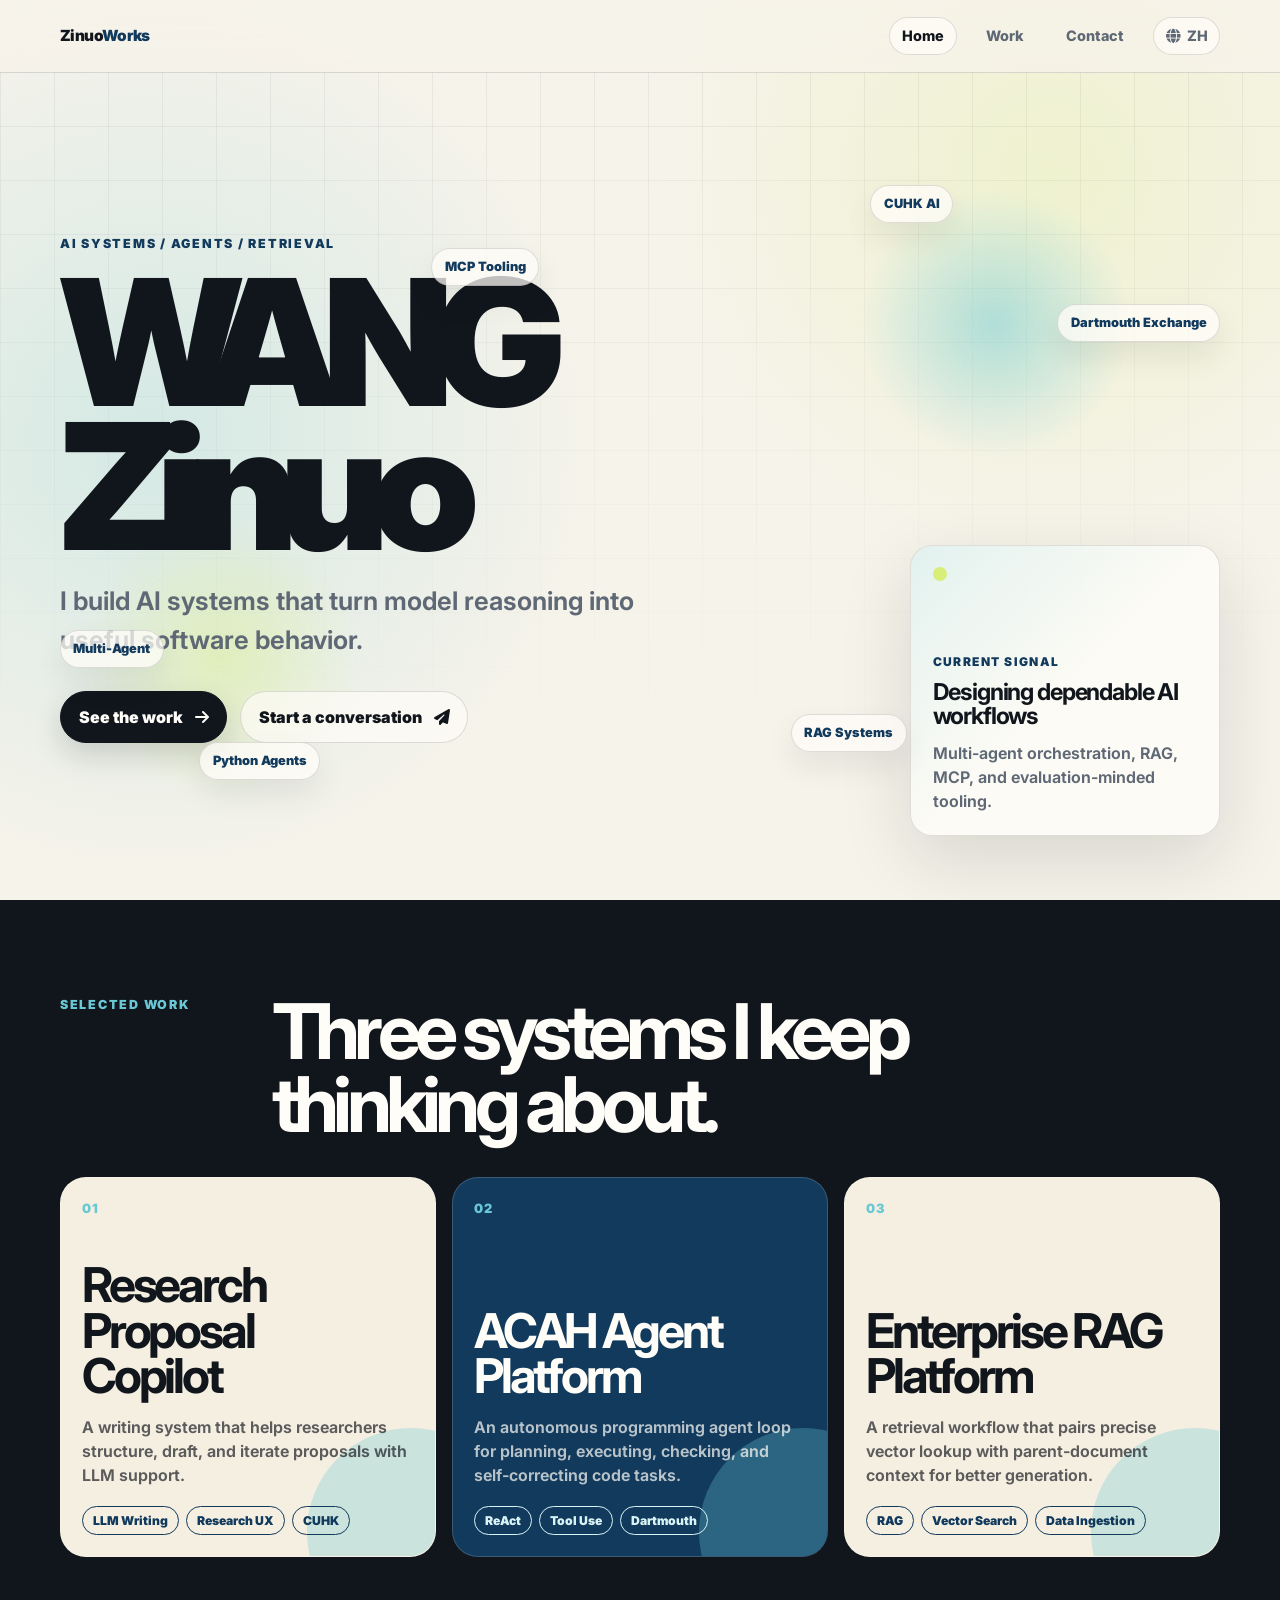
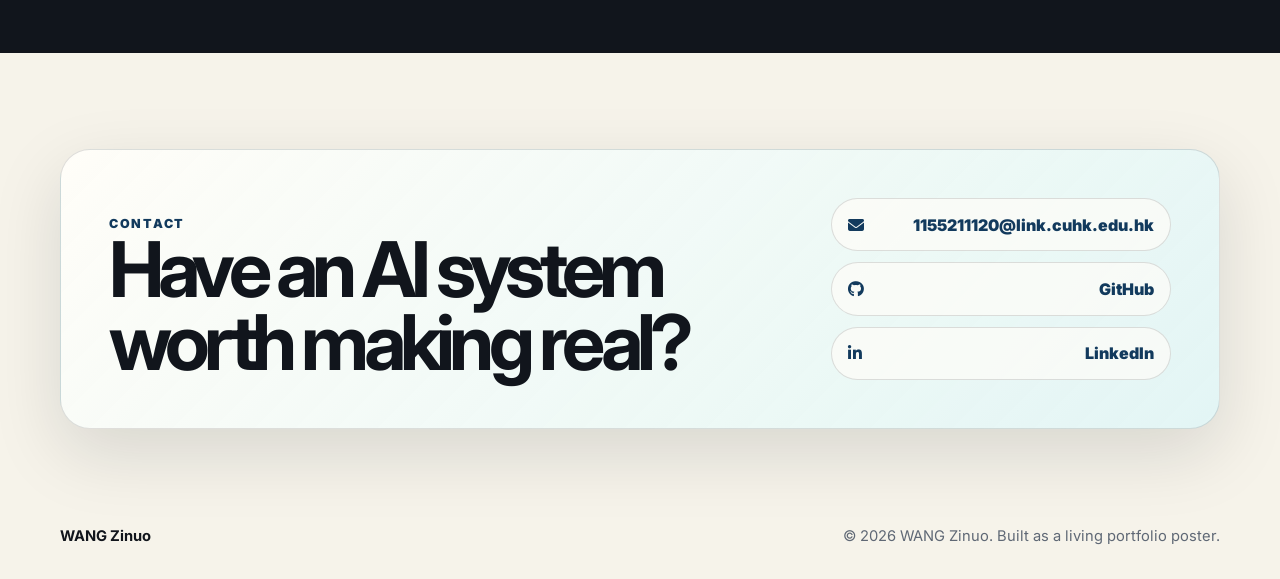
<file: index.html>
<!DOCTYPE html>
<html lang="en">

<head>
  <meta charset="UTF-8">
  <meta name="viewport" content="width=device-width, initial-scale=1.0">
  <title>WANG Zinuo | AI Systems Engineer & Researcher</title>
  <meta name="description"
    content="WANG Zinuo is an AI Systems Engineer and Researcher building multi-agent systems, RAG workflows, and tool interfaces for reliable AI software.">
  <meta name="keywords"
    content="WANG Zinuo, 王子诺, AI Systems Engineer, AI Researcher, CUHK, Dartmouth, Multi-Agent Systems, RAG, MCP">
  <meta name="author" content="WANG Zinuo">
  <meta property="og:title" content="WANG Zinuo | AI Systems Engineer & Researcher">
  <meta property="og:description"
    content="A dynamic portfolio poster for AI systems, multi-agent workflows, RAG, and tool interface research.">
  <meta property="og:type" content="website">
  <meta property="og:url" content="https://zinu0wang.github.io/">

  <script type="application/ld+json">
  {
    "@context": "https://schema.org",
    "@type": "Person",
    "name": "WANG Zinuo",
    "alternateName": "王子诺",
    "jobTitle": "AI Systems Engineer & Researcher",
    "alumniOf": [
      {
        "@type": "CollegeOrUniversity",
        "name": "The Chinese University of Hong Kong",
        "sameAs": "https://www.cuhk.edu.hk"
      },
      {
        "@type": "CollegeOrUniversity",
        "name": "Dartmouth College",
        "sameAs": "https://home.dartmouth.edu"
      }
    ],
    "url": "https://zinu0wang.github.io/",
    "sameAs": [
      "https://github.com/Zinu0WANG",
      "https://www.linkedin.com/in/zinuo-wang-96843b318"
    ]
  }
  </script>

  <link rel="preconnect" href="https://fonts.googleapis.com">
  <link rel="preconnect" href="https://fonts.gstatic.com" crossorigin>
  <link
    href="https://fonts.googleapis.com/css2?family=Inter:wght@400;500;600;700;800;900&family=Noto+Serif+SC:wght@600;700&display=swap"
    rel="stylesheet">
  <link rel="stylesheet" href="style.css">
  <link rel="stylesheet" href="https://cdnjs.cloudflare.com/ajax/libs/font-awesome/6.4.0/css/all.min.css">
</head>

<body>
  <header id="header" class="site-header">
    <div class="container nav-container">
      <a href="#hero" class="logo" aria-label="WANG Zinuo home">Zinuo<span>Works</span></a>

      <button class="mobile-toggle" id="mobile-toggle" aria-label="Toggle navigation" aria-expanded="false">
        <i class="fa-solid fa-bars"></i>
      </button>

      <nav class="site-nav" aria-label="Primary navigation">
        <ul class="nav-links" id="nav-links">
          <li><a href="#hero" class="active" data-i18n="nav.home">Home</a></li>
          <li><a href="#projects" data-i18n="nav.projects">Work</a></li>
          <li><a href="#contact" data-i18n="nav.contact">Contact</a></li>
          <li>
            <button id="lang-toggle" class="lang-btn" type="button" aria-label="Switch language">
              <i class="fa-solid fa-globe"></i>
              <span id="lang-text">ZH</span>
            </button>
          </li>
        </ul>
      </nav>
    </div>
  </header>

  <main>
    <section id="hero" class="hero poster-section">
      <div class="poster-grid" aria-hidden="true"></div>
      <div class="orb orb-one" aria-hidden="true"></div>
      <div class="orb orb-two" aria-hidden="true"></div>

      <div class="container hero-layout">
        <div class="hero-copy">
          <p class="eyebrow reveal" data-i18n="hero.eyebrow">AI Systems / Agents / Retrieval</p>
          <h1 class="poster-title reveal" data-i18n="hero.title">WANG Zinuo</h1>
          <p class="hero-lede reveal" data-i18n="hero.lede">
            I build AI systems that turn model reasoning into useful software behavior.
          </p>

          <div class="hero-actions reveal" aria-label="Primary actions">
            <a class="btn btn-primary" href="#projects">
              <span data-i18n="hero.primary">See the work</span>
              <i class="fa-solid fa-arrow-right"></i>
            </a>
            <a class="btn btn-secondary" href="mailto:1155211120@link.cuhk.edu.hk">
              <span data-i18n="hero.secondary">Start a conversation</span>
              <i class="fa-solid fa-paper-plane"></i>
            </a>
          </div>
        </div>

        <aside class="signal-board reveal" aria-label="Profile signals">
          <div class="signal-pulse" aria-hidden="true"></div>
          <p data-i18n="hero.board_label">Current signal</p>
          <strong data-i18n="hero.board_title">Designing dependable AI workflows</strong>
          <span data-i18n="hero.board_text">Multi-agent orchestration, RAG, MCP, and evaluation-minded tooling.</span>
        </aside>

        <div class="tag-cloud" aria-label="Profile highlights">
          <span class="float-tag tag-one" data-i18n="tag.cuhk">CUHK AI</span>
          <span class="float-tag tag-two" data-i18n="tag.dartmouth">Dartmouth Exchange</span>
          <span class="float-tag tag-three" data-i18n="tag.agent">Multi-Agent</span>
          <span class="float-tag tag-four" data-i18n="tag.rag">RAG Systems</span>
          <span class="float-tag tag-five" data-i18n="tag.mcp">MCP Tooling</span>
          <span class="float-tag tag-six" data-i18n="tag.python">Python Agents</span>
        </div>
      </div>
    </section>

    <section id="projects" class="section projects-section">
      <div class="container">
        <div class="section-header reveal">
          <p class="eyebrow" data-i18n="projects.eyebrow">Selected work</p>
          <h2 data-i18n="projects.title">Three systems I keep thinking about.</h2>
        </div>

        <div class="poster-cards">
          <article class="project-card reveal">
            <span class="project-index">01</span>
            <h3 data-i18n="project.one.title">Research Proposal Copilot</h3>
            <p data-i18n="project.one.desc">A writing system that helps researchers structure, draft, and iterate proposals with LLM support.</p>
            <div class="tags">
              <span data-i18n="project.one.tag1">LLM Writing</span>
              <span data-i18n="project.one.tag2">Research UX</span>
              <span data-i18n="project.one.tag3">CUHK</span>
            </div>
          </article>

          <article class="project-card project-card-dark reveal">
            <span class="project-index">02</span>
            <h3 data-i18n="project.two.title">ACAH Agent Platform</h3>
            <p data-i18n="project.two.desc">An autonomous programming agent loop for planning, executing, checking, and self-correcting code tasks.</p>
            <div class="tags">
              <span data-i18n="project.two.tag1">ReAct</span>
              <span data-i18n="project.two.tag2">Tool Use</span>
              <span data-i18n="project.two.tag3">Dartmouth</span>
            </div>
          </article>

          <article class="project-card reveal">
            <span class="project-index">03</span>
            <h3 data-i18n="project.three.title">Enterprise RAG Platform</h3>
            <p data-i18n="project.three.desc">A retrieval workflow that pairs precise vector lookup with parent-document context for better generation.</p>
            <div class="tags">
              <span data-i18n="project.three.tag1">RAG</span>
              <span data-i18n="project.three.tag2">Vector Search</span>
              <span data-i18n="project.three.tag3">Data Ingestion</span>
            </div>
          </article>
        </div>
      </div>
    </section>

    <section id="contact" class="section contact-section">
      <div class="container contact-poster reveal">
        <div>
          <p class="eyebrow" data-i18n="contact.eyebrow">Contact</p>
          <h2 data-i18n="contact.title">Have an AI system worth making real?</h2>
        </div>
        <div class="contact-actions">
          <a href="mailto:1155211120@link.cuhk.edu.hk">
            <i class="fa-solid fa-envelope"></i>
            <span>1155211120@link.cuhk.edu.hk</span>
          </a>
          <a href="https://github.com/Zinu0WANG" target="_blank" rel="noopener noreferrer">
            <i class="fa-brands fa-github"></i>
            <span>GitHub</span>
          </a>
          <a href="https://www.linkedin.com/in/zinuo-wang-96843b318" target="_blank" rel="noopener noreferrer">
            <i class="fa-brands fa-linkedin-in"></i>
            <span>LinkedIn</span>
          </a>
        </div>
      </div>
    </section>
  </main>

  <footer>
    <div class="container footer-inner">
      <strong>WANG Zinuo</strong>
      <p data-i18n="footer.copy">© 2026 WANG Zinuo. Built as a living portfolio poster.</p>
    </div>
  </footer>

  <script src="translations.js"></script>
  <script src="app.js"></script>
</body>

</html>
</file>
<file: style.css>
:root {
  --bg: #f6f3ea;
  --paper: #fffdf8;
  --ink: #11151c;
  --muted: #5f6875;
  --soft: #e7dfcf;
  --line: rgba(17, 21, 28, 0.13);
  --blue: #123a5d;
  --cyan: #69c8d4;
  --cyan-soft: #d8f3f4;
  --lime: #d8ee79;
  --shadow: 0 24px 70px rgba(17, 21, 28, 0.13);
  --font-body: "Inter", Arial, sans-serif;
  --font-cn: "Noto Serif SC", serif;
  --header-height: 72px;
}

* {
  box-sizing: border-box;
  margin: 0;
  padding: 0;
}

html {
  scroll-behavior: smooth;
  font-size: 16px;
}

body {
  min-height: 100vh;
  background:
    radial-gradient(circle at 12% 20%, rgba(105, 200, 212, 0.24), transparent 28rem),
    radial-gradient(circle at 82% 8%, rgba(216, 238, 121, 0.24), transparent 24rem),
    var(--bg);
  color: var(--ink);
  font-family: var(--font-body);
  line-height: 1.5;
  overflow-x: hidden;
}

html[lang="zh"] body {
  font-family: var(--font-body), var(--font-cn), sans-serif;
}

a {
  color: inherit;
  text-decoration: none;
}

button {
  font: inherit;
}

::selection {
  background: var(--cyan-soft);
  color: var(--blue);
}

.container {
  width: min(1160px, calc(100% - 40px));
  margin: 0 auto;
}

.site-header {
  position: fixed;
  inset: 0 0 auto 0;
  z-index: 50;
  background: rgba(246, 243, 234, 0.78);
  border-bottom: 1px solid var(--line);
  backdrop-filter: blur(18px);
}

.nav-container {
  min-height: var(--header-height);
  display: flex;
  align-items: center;
  justify-content: space-between;
  gap: 2rem;
}

.logo {
  font-size: 0.96rem;
  font-weight: 900;
  letter-spacing: -0.04em;
}

.logo span {
  color: var(--blue);
}

.nav-links {
  display: flex;
  align-items: center;
  gap: 1rem;
  list-style: none;
}

.nav-links a,
.lang-btn {
  min-height: 38px;
  display: inline-flex;
  align-items: center;
  border: 1px solid transparent;
  border-radius: 999px;
  color: var(--muted);
  font-size: 0.9rem;
  font-weight: 800;
  transition: color 0.2s ease, background 0.2s ease, border-color 0.2s ease, transform 0.2s ease;
}

.nav-links a {
  padding: 0.35rem 0.75rem;
}

.nav-links a:hover,
.nav-links a.active,
.lang-btn:hover {
  background: rgba(255, 253, 248, 0.7);
  border-color: var(--line);
  color: var(--ink);
}

.lang-btn,
.mobile-toggle {
  background: rgba(255, 253, 248, 0.68);
  border: 1px solid var(--line);
  cursor: pointer;
}

.lang-btn {
  gap: 0.45rem;
  padding: 0.35rem 0.7rem;
}

.mobile-toggle {
  display: none;
  width: 42px;
  height: 42px;
  border-radius: 999px;
  color: var(--ink);
}

.poster-section {
  position: relative;
  min-height: 100svh;
  padding: calc(var(--header-height) + 4rem) 0 4rem;
  overflow: hidden;
}

.poster-grid {
  position: absolute;
  inset: var(--header-height) 0 0;
  pointer-events: none;
  background-image:
    linear-gradient(rgba(17, 21, 28, 0.055) 1px, transparent 1px),
    linear-gradient(90deg, rgba(17, 21, 28, 0.055) 1px, transparent 1px);
  background-size: 54px 54px;
  mask-image: linear-gradient(to bottom, black, transparent 84%);
  animation: gridDrift 18s linear infinite;
}

.orb {
  position: absolute;
  width: 18rem;
  height: 18rem;
  border-radius: 50%;
  pointer-events: none;
  filter: blur(2px);
  opacity: 0.78;
}

.orb-one {
  top: 20%;
  right: 11%;
  background: radial-gradient(circle, rgba(105, 200, 212, 0.62), transparent 66%);
  animation: floatSlow 9s ease-in-out infinite;
}

.orb-two {
  left: 6%;
  bottom: 11%;
  background: radial-gradient(circle, rgba(216, 238, 121, 0.5), transparent 68%);
  animation: floatSlow 11s ease-in-out infinite reverse;
}

.hero-layout {
  position: relative;
  display: grid;
  grid-template-columns: minmax(0, 1fr) 310px;
  gap: 3rem;
  align-items: center;
  min-height: calc(100svh - var(--header-height) - 8rem);
}

.hero-copy {
  max-width: 880px;
}

.eyebrow {
  display: inline-flex;
  color: var(--blue);
  font-size: 0.78rem;
  font-weight: 900;
  letter-spacing: 0.14em;
  text-transform: uppercase;
}

.poster-title {
  margin-top: 1rem;
  max-width: 9ch;
  font-size: clamp(4.6rem, 15vw, 11rem);
  font-weight: 900;
  line-height: 0.82;
  letter-spacing: -0.1em;
}

.hero-lede {
  max-width: 620px;
  margin-top: 1.5rem;
  color: var(--muted);
  font-size: clamp(1.15rem, 2.1vw, 1.6rem);
  font-weight: 650;
}

.hero-actions {
  display: flex;
  flex-wrap: wrap;
  gap: 0.8rem;
  margin-top: 2rem;
}

.btn {
  min-height: 50px;
  display: inline-flex;
  align-items: center;
  justify-content: center;
  gap: 0.75rem;
  border: 1px solid var(--line);
  border-radius: 999px;
  padding: 0.8rem 1.1rem;
  font-weight: 900;
  transition: transform 0.22s ease, box-shadow 0.22s ease, background 0.22s ease;
}

.btn i {
  transition: transform 0.22s ease;
}

.btn:hover {
  transform: translateY(-2px);
}

.btn:hover i {
  transform: translateX(4px);
}

.btn-primary {
  background: var(--ink);
  border-color: var(--ink);
  color: var(--paper);
  box-shadow: 0 12px 30px rgba(17, 21, 28, 0.16);
}

.btn-secondary {
  background: rgba(255, 253, 248, 0.68);
  color: var(--ink);
}

.signal-board {
  position: relative;
  align-self: end;
  background: rgba(255, 253, 248, 0.78);
  border: 1px solid var(--line);
  border-radius: 22px;
  box-shadow: var(--shadow);
  padding: 1.35rem;
  overflow: hidden;
}

.signal-board::before {
  content: "";
  position: absolute;
  inset: 0;
  background: linear-gradient(135deg, rgba(105, 200, 212, 0.18), transparent 52%);
  pointer-events: none;
}

.signal-pulse {
  position: relative;
  width: 14px;
  height: 14px;
  margin-bottom: 4.5rem;
  border-radius: 50%;
  background: var(--lime);
  box-shadow: 0 0 0 0 rgba(216, 238, 121, 0.65);
  animation: pulseRing 2.4s ease-out infinite;
}

.signal-board p,
.signal-board strong,
.signal-board span {
  position: relative;
  display: block;
}

.signal-board p {
  color: var(--blue);
  font-size: 0.75rem;
  font-weight: 900;
  letter-spacing: 0.12em;
  text-transform: uppercase;
}

.signal-board strong {
  margin-top: 0.55rem;
  font-size: 1.45rem;
  line-height: 1.05;
  letter-spacing: -0.05em;
}

.signal-board span {
  margin-top: 0.8rem;
  color: var(--muted);
  font-weight: 650;
}

.tag-cloud {
  position: absolute;
  inset: 0;
  pointer-events: none;
}

.float-tag {
  position: absolute;
  display: inline-flex;
  align-items: center;
  min-height: 38px;
  border: 1px solid var(--line);
  border-radius: 999px;
  background: rgba(255, 253, 248, 0.74);
  box-shadow: 0 14px 30px rgba(17, 21, 28, 0.08);
  color: var(--blue);
  padding: 0.4rem 0.78rem;
  font-size: 0.8rem;
  font-weight: 900;
  animation: tagFloat 7s ease-in-out infinite;
}

.tag-one { top: 7%; right: 23%; animation-delay: -1s; }
.tag-two { top: 24%; right: 0; animation-delay: -3s; }
.tag-three { left: 0; bottom: 24%; animation-delay: -2s; }
.tag-four { right: 27%; bottom: 12%; animation-delay: -4s; }
.tag-five { left: 32%; top: 16%; animation-delay: -5s; }
.tag-six { left: 12%; bottom: 8%; animation-delay: -2.8s; }

.section {
  padding: 6rem 0;
}

.projects-section {
  position: relative;
  background: var(--ink);
  color: var(--paper);
}

.section-header {
  display: grid;
  grid-template-columns: 180px 1fr;
  gap: 2rem;
  align-items: start;
  margin-bottom: 2.2rem;
}

.section-header .eyebrow {
  color: var(--cyan);
}

.section-header h2,
.contact-poster h2 {
  max-width: 780px;
  font-size: clamp(2.2rem, 6vw, 5rem);
  line-height: 0.95;
  letter-spacing: -0.075em;
}

.poster-cards {
  display: grid;
  grid-template-columns: repeat(3, minmax(0, 1fr));
  gap: 1rem;
}

.project-card {
  position: relative;
  min-height: 380px;
  display: flex;
  flex-direction: column;
  border: 1px solid rgba(255, 253, 248, 0.16);
  border-radius: 26px;
  background: #f5efe1;
  color: var(--ink);
  padding: 1.3rem;
  overflow: hidden;
  transition: transform 0.24s ease, box-shadow 0.24s ease;
}

.project-card::after {
  content: "";
  position: absolute;
  right: -5rem;
  bottom: -5rem;
  width: 13rem;
  height: 13rem;
  border-radius: 50%;
  background: rgba(105, 200, 212, 0.3);
  transition: transform 0.24s ease;
}

.project-card:hover {
  transform: translateY(-8px);
  box-shadow: 0 28px 70px rgba(0, 0, 0, 0.25);
}

.project-card:hover::after {
  transform: scale(1.25);
}

.project-card-dark {
  background: var(--blue);
  color: var(--paper);
}

.project-index {
  position: relative;
  z-index: 1;
  color: var(--cyan);
  font-size: 0.8rem;
  font-weight: 900;
  letter-spacing: 0.12em;
}

.project-card h3 {
  position: relative;
  z-index: 1;
  max-width: 10ch;
  margin-top: auto;
  font-size: clamp(2rem, 4vw, 3rem);
  line-height: 0.95;
  letter-spacing: -0.065em;
}

.project-card p {
  position: relative;
  z-index: 1;
  margin-top: 1rem;
  color: rgba(17, 21, 28, 0.68);
  font-weight: 650;
}

.project-card-dark p {
  color: rgba(255, 253, 248, 0.7);
}

.tags {
  position: relative;
  z-index: 1;
  display: flex;
  flex-wrap: wrap;
  gap: 0.45rem;
  margin-top: 1.2rem;
}

.tags span {
  border: 1px solid currentColor;
  border-radius: 999px;
  padding: 0.28rem 0.62rem;
  color: var(--blue);
  font-size: 0.76rem;
  font-weight: 900;
}

.project-card-dark .tags span {
  color: var(--cyan-soft);
}

.contact-section {
  padding-bottom: 4rem;
}

.contact-poster {
  display: grid;
  grid-template-columns: minmax(0, 1fr) 340px;
  gap: 3rem;
  align-items: end;
  border: 1px solid var(--line);
  border-radius: 30px;
  background:
    linear-gradient(135deg, rgba(255, 253, 248, 0.86), rgba(216, 243, 244, 0.72)),
    var(--paper);
  box-shadow: var(--shadow);
  padding: clamp(1.4rem, 4vw, 3rem);
}

.contact-poster > *,
.contact-actions {
  min-width: 0;
}

.contact-actions {
  display: grid;
  gap: 0.7rem;
}

.contact-actions a {
  display: flex;
  align-items: center;
  justify-content: space-between;
  gap: 1rem;
  border: 1px solid var(--line);
  border-radius: 999px;
  background: rgba(255, 253, 248, 0.68);
  padding: 0.85rem 1rem;
  color: var(--blue);
  font-weight: 900;
  transition: transform 0.2s ease, background 0.2s ease;
}

.contact-actions span,
.contact-poster h2 {
  overflow-wrap: anywhere;
}

.contact-actions a:hover {
  background: var(--paper);
  transform: translateX(4px);
}

footer {
  padding: 2rem 0;
}

.footer-inner {
  display: flex;
  align-items: center;
  justify-content: space-between;
  gap: 1rem;
  color: var(--muted);
  font-size: 0.92rem;
}

.footer-inner strong {
  color: var(--ink);
}

.reveal {
  opacity: 0;
  transform: translateY(18px);
  transition: opacity 0.7s ease, transform 0.7s ease;
}

.reveal.is-visible {
  opacity: 1;
  transform: translateY(0);
}

.hero-copy .reveal:nth-child(2) { transition-delay: 0.08s; }
.hero-copy .reveal:nth-child(3) { transition-delay: 0.16s; }
.hero-copy .reveal:nth-child(4) { transition-delay: 0.24s; }

.lang-btn:focus-visible,
.mobile-toggle:focus-visible,
.btn:focus-visible,
a:focus-visible {
  outline: 3px solid rgba(105, 200, 212, 0.45);
  outline-offset: 3px;
}

@keyframes gridDrift {
  from { background-position: 0 0; }
  to { background-position: 54px 54px; }
}

@keyframes floatSlow {
  0%, 100% { transform: translate3d(0, 0, 0) scale(1); }
  50% { transform: translate3d(-18px, 22px, 0) scale(1.08); }
}

@keyframes tagFloat {
  0%, 100% { transform: translate3d(0, 0, 0) rotate(-1deg); }
  50% { transform: translate3d(0, -14px, 0) rotate(1deg); }
}

@keyframes pulseRing {
  0% { box-shadow: 0 0 0 0 rgba(216, 238, 121, 0.65); }
  70% { box-shadow: 0 0 0 18px rgba(216, 238, 121, 0); }
  100% { box-shadow: 0 0 0 0 rgba(216, 238, 121, 0); }
}

@media (max-width: 980px) {
  .mobile-toggle {
    display: inline-flex;
    align-items: center;
    justify-content: center;
  }

  .site-nav {
    position: fixed;
    top: var(--header-height);
    left: 0;
    right: 0;
    background: rgba(246, 243, 234, 0.96);
    border-bottom: 1px solid var(--line);
    transform: translateY(-120%);
    opacity: 0;
    pointer-events: none;
    transition: transform 0.24s ease, opacity 0.24s ease;
  }

  .site-nav.open {
    transform: translateY(0);
    opacity: 1;
    pointer-events: auto;
  }

  .nav-links {
    width: min(1160px, calc(100% - 40px));
    margin: 0 auto;
    padding: 1rem 0 1.25rem;
    flex-direction: column;
    align-items: flex-start;
  }

  .hero-layout,
  .section-header,
  .contact-poster {
    grid-template-columns: 1fr;
  }

  .hero-layout {
    gap: 2rem;
  }

  .signal-board {
    max-width: 440px;
    align-self: start;
  }

  .tag-cloud {
    position: relative;
    display: flex;
    flex-wrap: wrap;
    gap: 0.55rem;
    margin-top: -0.5rem;
    pointer-events: auto;
  }

  .float-tag {
    position: static;
    animation: none;
  }

  .poster-cards {
    grid-template-columns: 1fr;
  }

  .project-card {
    min-height: 300px;
  }
}

@media (max-width: 640px) {
  .container {
    width: min(100% - 28px, 1160px);
  }

  .poster-section {
    padding-top: calc(var(--header-height) + 2.5rem);
  }

  .poster-title {
    font-size: clamp(4rem, 24vw, 6.5rem);
  }

  .hero-actions,
  .footer-inner {
    align-items: stretch;
    flex-direction: column;
  }

  .btn,
  .contact-actions a {
    width: 100%;
  }

  .section {
    padding: 4.2rem 0;
  }

  .contact-poster {
    border-radius: 22px;
  }
}

@media (prefers-reduced-motion: reduce) {
  *,
  *::before,
  *::after {
    animation-duration: 0.01ms !important;
    animation-iteration-count: 1 !important;
    scroll-behavior: auto !important;
    transition-duration: 0.01ms !important;
  }

  .reveal {
    opacity: 1;
    transform: none;
  }
}
</file>
